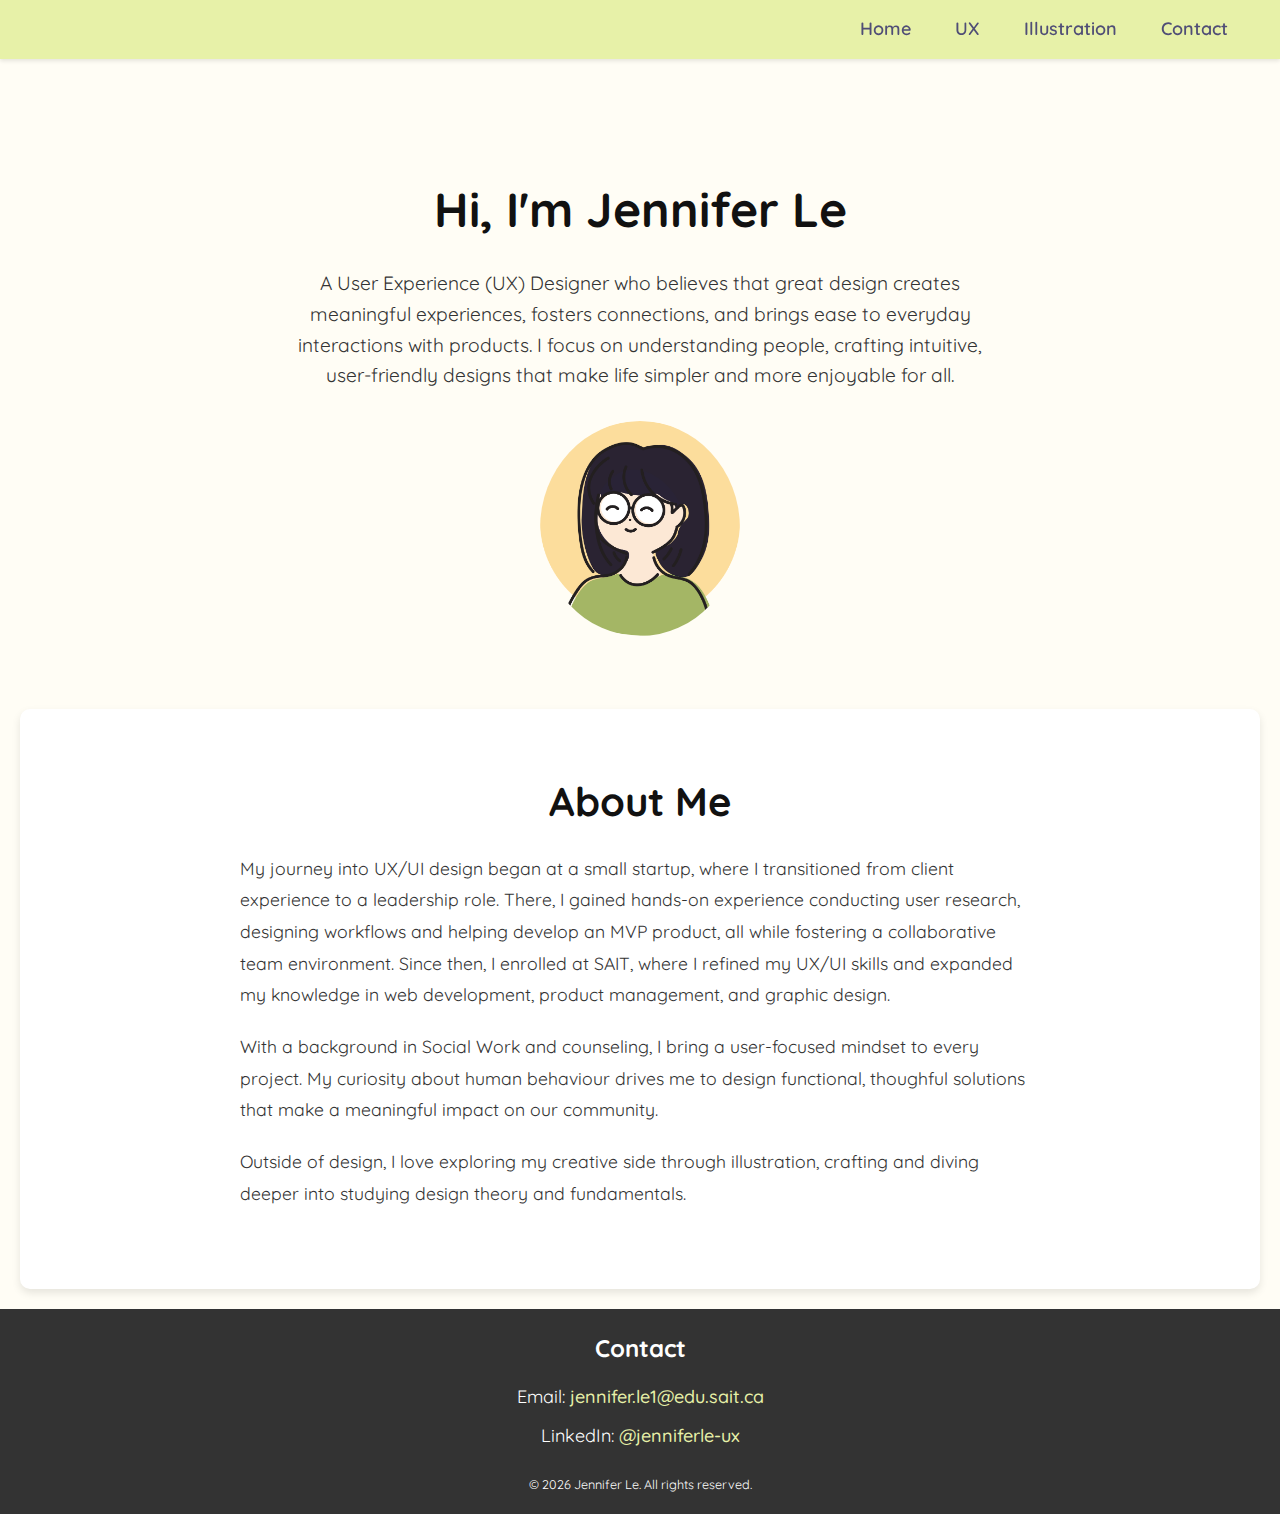
<file: index.html>
<!DOCTYPE html>
<html lang="en">
    <head>
        <meta charset="UTF-8">
        <meta name="viewport" content="width=device-width, initial-scale=1.0">
        <meta http-equiv="X-UA-Compatible" content="ie=edge">
        <title>Jennifer Le - UX/UI Design Portfolio</title>
        <link rel="stylesheet" href="css/styles.css">
        <link rel="icon" href="images/logo_favicon.png" type="image/png">
    </head>
    <body>
        <header>
            <nav>
                <ul class="nav-links">
                    <li><a href="index.html">Home</a></li>
                    <li><a href="ux.html">UX</a></li>
                    <li><a href="illustration.html">Illustration</a></li>
                    <li><a href="contact.html">Contact</a></li>
                </ul>
            </nav>
        </header>

        <main>
            <section id="hero">
                <h1>Hi, I'm Jennifer Le </h1>
                <p id="hero_text">A User Experience (UX) Designer who believes that great design creates meaningful experiences, fosters connections, and brings ease to everyday interactions with products. I focus on understanding people, crafting intuitive, user-friendly designs that make life simpler and more enjoyable for all.</p>
                <img id="hero-image" src ="images/self-drawing.png" alt="A self illustration of Jennifer Le">
            </section>

            <section id="about">
                <h2>About Me</h2>

                <p>My journey into UX/UI design began at a small startup, where I transitioned from client experience to a leadership role. There, I gained hands-on experience conducting user research, designing workflows and helping develop an MVP product, all while fostering a collaborative team environment. Since then, I enrolled at SAIT, where I refined my UX/UI skills and expanded my knowledge in web development, product management, and graphic design.</p>
                <p>With a background in Social Work and counseling, I bring a user-focused mindset to every project. My curiosity about human behaviour drives me to design functional, thoughful solutions that make a meaningful impact on our community.</p>
                <p>Outside of design, I love exploring my creative side through illustration, crafting and diving deeper into studying design theory and fundamentals.</p>
        </section>
        </main>

        <footer id="footer">
            <h3>Contact</h3>
            <ul>
                <li>Email: <a href="mailto:jennifer.le1@edu.sait.ca">jennifer.le1@edu.sait.ca</a></li>
                <li>LinkedIn: <a href="https://www.linkedin.com/in/jenniferle-ux" target="_blank">@jenniferle-ux</a></li>
            </ul>
            <p>&copy; <span id="currentYear"></span> Jennifer Le. All rights reserved.</p>
        </footer>
        <script src="portfolio.js"></script>
    </body>
</html>
</file>
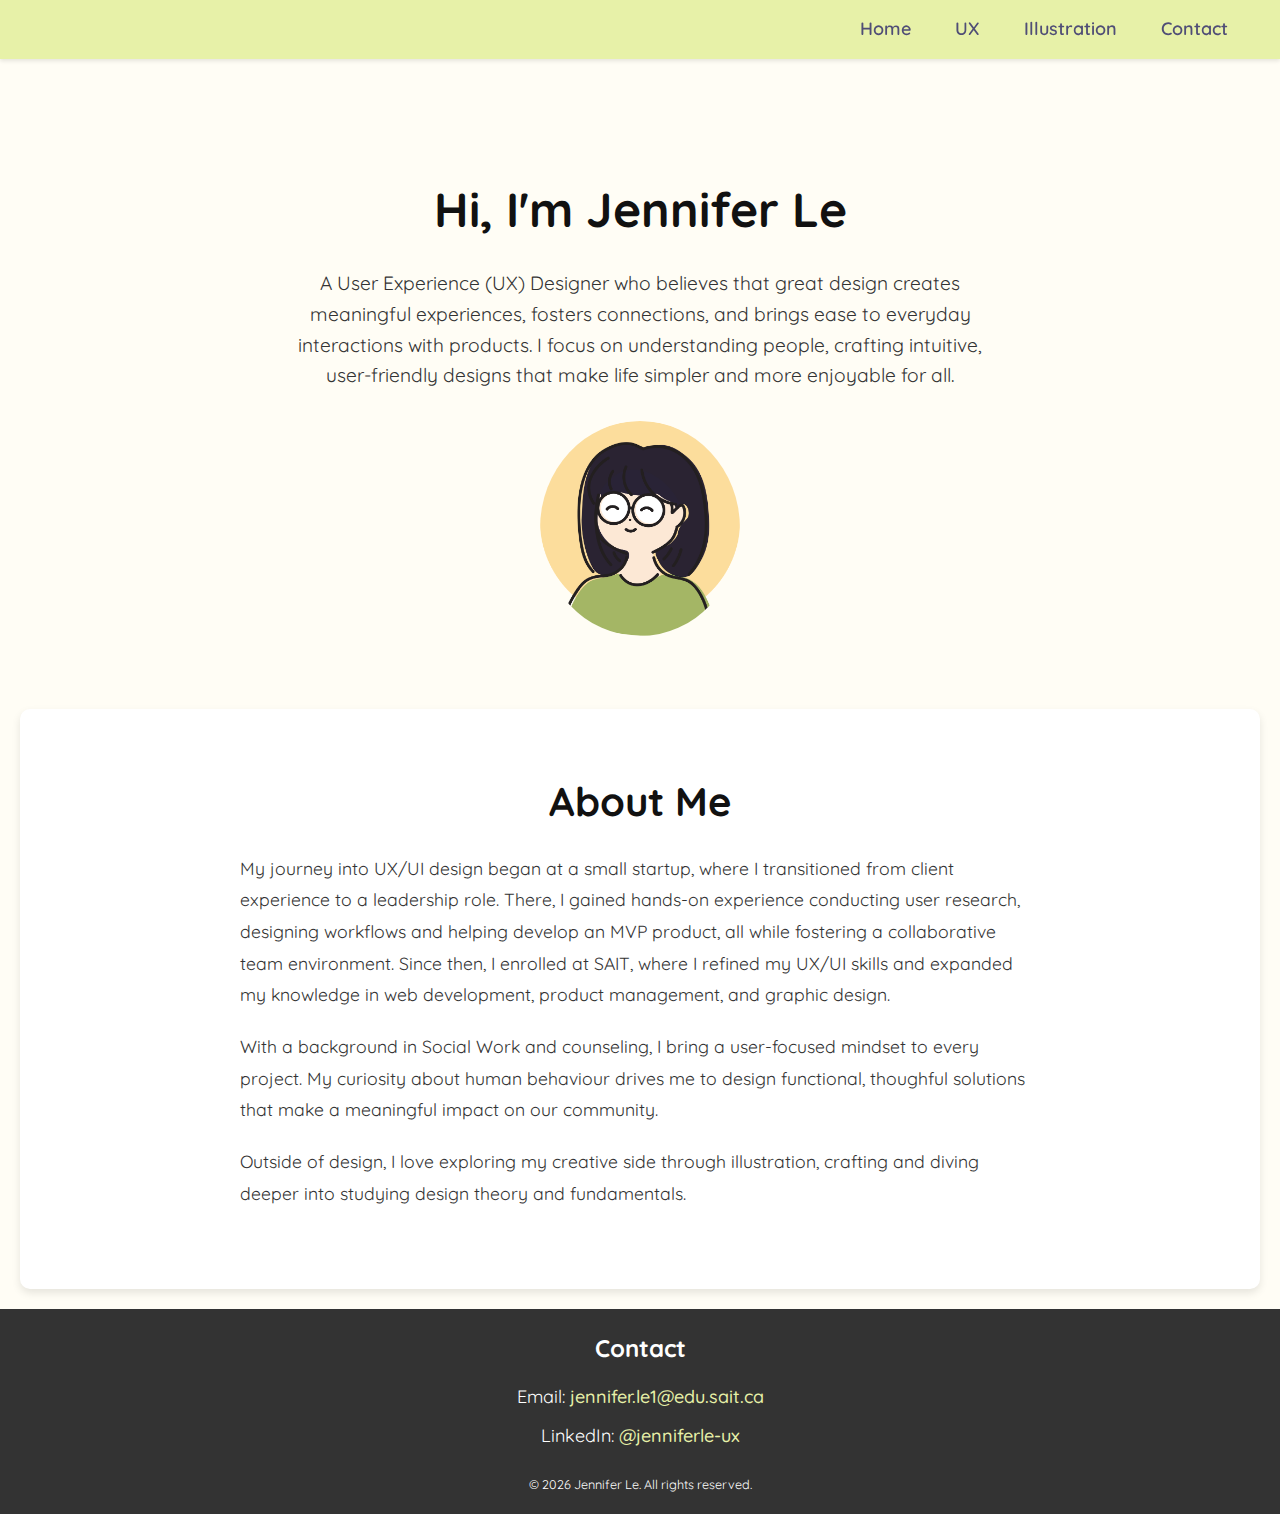
<file: html/index.html>
<!DOCTYPE html>
<html lang="en">
    <head>
        <meta charset="UTF-8">
        <meta name="viewport" content="width=device-width, initial-scale=1.0">
        <meta http-equiv="X-UA-Compatible" content="ie=edge">
        <title>Jennifer Le - UX/UI Design Portfolio</title>
        <link rel="stylesheet" href="/css/styles.css">
        <link rel="icon" href="/images/logo_favicon.png" type="image/png">
    </head>
    <body>
        <header>
            <nav>
                <ul class="nav-links">
                    <li><a href="index.html">Home</a></li>
                    <li><a href="ux.html">UX</a></li>
                    <li><a href="illustration.html">Illustration</a></li>
                    <li><a href="contact.html">Contact</a></li>
                </ul>
            </nav>
        </header>

        <main>
            <section id="hero">
                <h1>Hi, I'm Jennifer Le </h1>
                <p id="hero_text">A User Experience (UX) Designer who believes that great design creates meaningful experiences, fosters connections, and brings ease to everyday interactions with products. I focus on understanding people, crafting intuitive, user-friendly designs that make life simpler and more enjoyable for all.</p>
                <img id="hero-image" src ="/images/self-drawing.png" alt="A self illustration of Jennifer Le">
            </section>

            <section id="about">
                <h2>About Me</h2>

                <p>My journey into UX/UI design began at a small startup, where I transitioned from client experience to a leadership role. There, I gained hands-on experience conducting user research, designing workflows and helping develop an MVP product, all while fostering a collaborative team environment. Since then, I enrolled at SAIT, where I refined my UX/UI skills and expanded my knowledge in web development, product management, and graphic design.</p>
                <p>With a background in Social Work and counseling, I bring a user-focused mindset to every project. My curiosity about human behaviour drives me to design functional, thoughful solutions that make a meaningful impact on our community.</p>
                <p>Outside of design, I love exploring my creative side through illustration, crafting and diving deeper into studying design theory and fundamentals.</p>
        </section>
        </main>

        <footer id="footer">
            <h3>Contact</h3>
            <ul>
                <li>Email: <a href="mailto:jennifer.le1@edu.sait.ca">jennifer.le1@edu.sait.ca</a></li>
                <li>LinkedIn: <a href="https://www.linkedin.com/in/jenniferle-ux" target="_blank">@jenniferle-ux</a></li>
            </ul>
            <p>&copy; <span id="currentYear"></span> Jennifer Le. All rights reserved.</p>
        </footer>
        <script src="/portfolio.js"></script>
    </body>
</html>
</file>
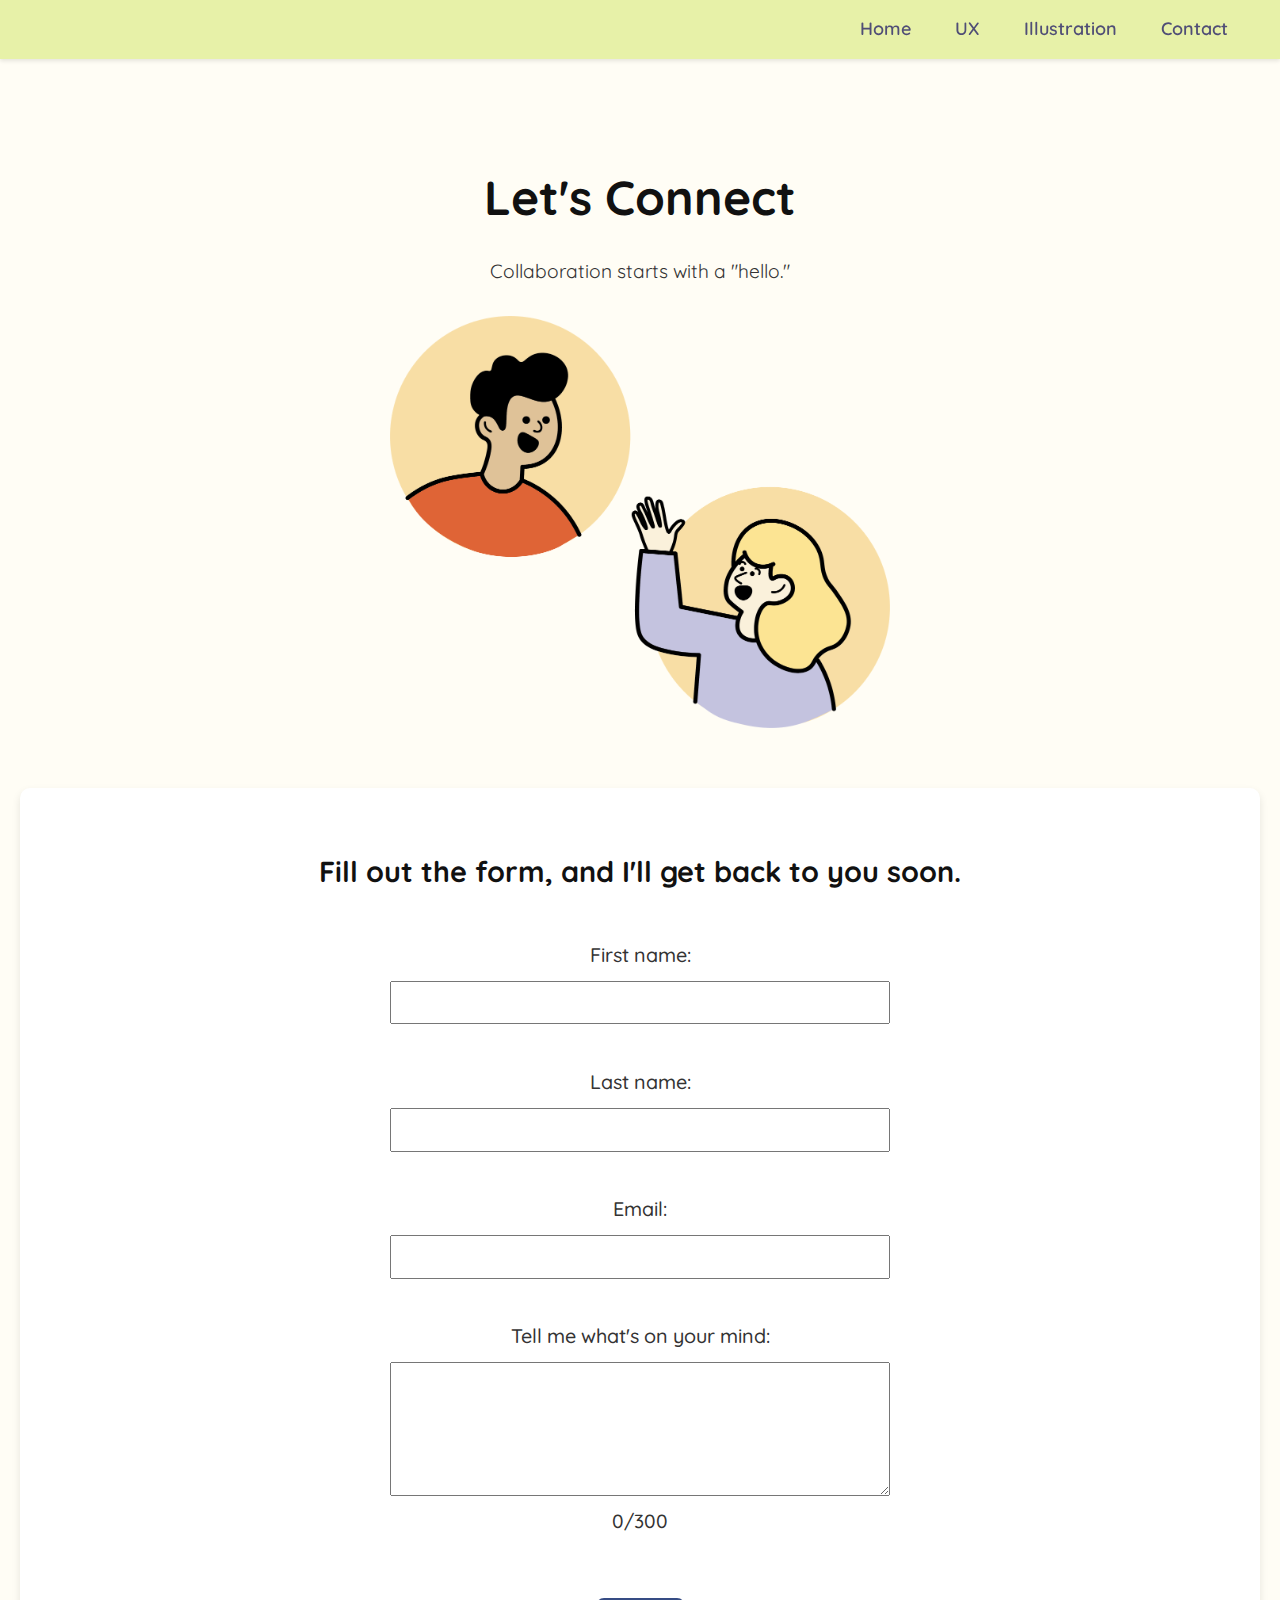
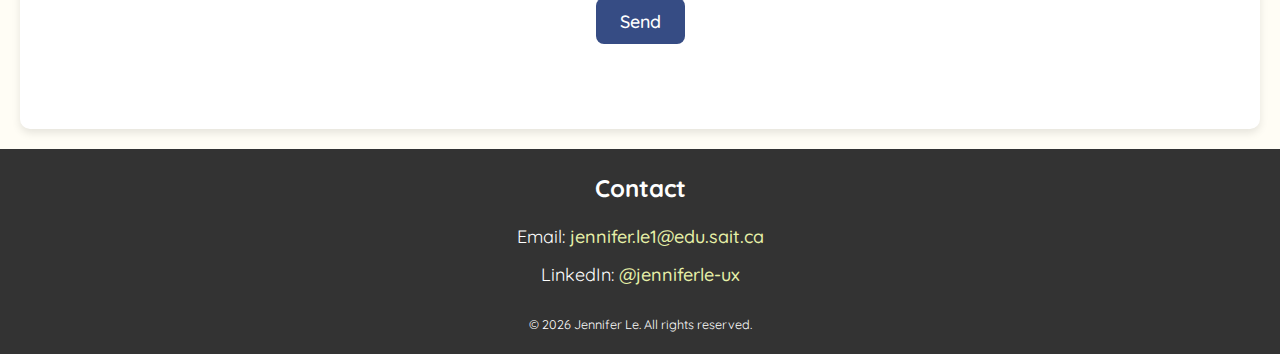
<file: contact.html>
<!DOCTYPE html>
<html lang="en">
    <head>
        <meta charset="UTF-8">
        <meta name="viewport" content="width=device-width, initial-scale=1.0">
        <meta http-equiv="X-UA-Compatible" content="ie=edge">
        <title>Jennifer Le - UX/UI Design Portfolio</title>
        <link rel="stylesheet" href="css/styles.css">
        <link rel="icon" href="images/logo_favicon.png" type="image/png">
    </head>
    <body>
        <header>
            <nav>
                <ul class="nav-links">
                    <li><a href="index.html">Home</a></li>
                    <li><a href="ux.html">UX</a></li>
                    <li><a href="illustration.html">Illustration</a></li>
                    <li><a href="contact.html">Contact</a></li>
                </ul>
            </nav>
        </header>

        <main>
            <section id="intro">
                <h1>Let's Connect</h1>
                <p>Collaboration starts with a "hello."</p>
                <img src="images/wave-hello.png" alt="Illustration of two people interacting with each other - one person waves hello while the other person smiles back at them">
            </section>

            <section id="contact">
                <h2>Fill out the form, and I'll get back to you soon.</h2>
                
                <form id="contact_form" action="">
                    <label for="fname">First name:</label>
                    <input class="contact_info_input" type="text" id="fname" name="fname" required><br>
                    
                    <label for="lname">Last name:</label>
                    <input class="contact_info_input" type="text" id="lname" name="lname" required><br>
                    
                    <label for="email">Email:</label>
                    <input class="contact_info_input" type="email" id="email" name="email" required>
                    <p id="error" class="error-message" style="display: none;">Please enter a valid email address.</p><br>
                    
                    <label for="message">Tell me what's on your mind:</label>
                    <textarea id="message" name="message" rows="5" cols="50" maxlength="300"></textarea>
                    <p id="charCount">0/300</p><br>
                    
                    <button id="submitButton" type="submit">Send</button>
                </form>
            </section>
        </main>

        <footer id="footer">
            <h3>Contact</h3>
            <ul>
                <li>Email: <a href="mailto:jennifer.le1@edu.sait.ca">jennifer.le1@edu.sait.ca</a></li>
                <li>LinkedIn: <a href="https://www.linkedin.com/in/jenniferle-ux" target="_blank">@jenniferle-ux</a></li>
            </ul>
            <p>&copy; <span id="currentYear"></span> Jennifer Le. All rights reserved.</p>
        </footer>
        <script src="portfolio.js"></script>
    </body>
</html>
</file>
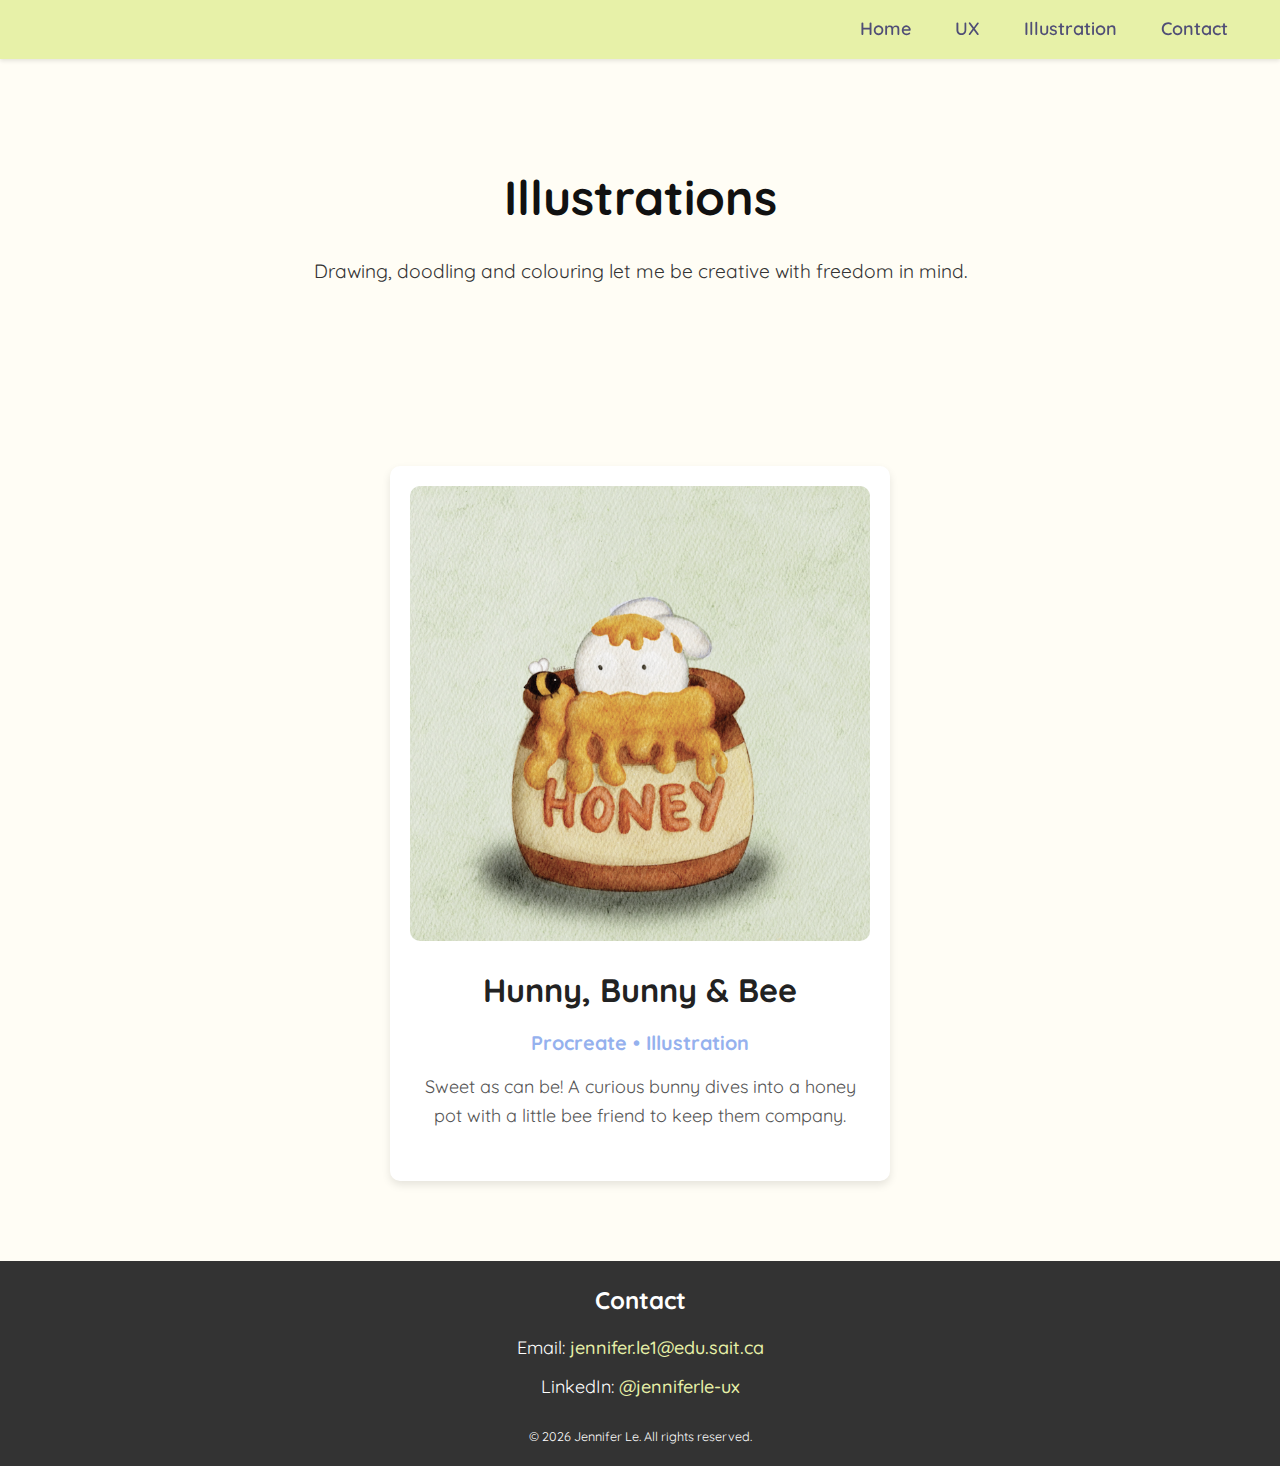
<file: illustration.html>
<!DOCTYPE html>
<html lang="en">
    <head>
        <meta charset="UTF-8">
        <meta name="viewport" content="width=device-width, initial-scale=1.0">
        <meta http-equiv="X-UA-Compatible" content="ie=edge">
        <title>Jennifer Le - UX/UI Design Portfolio</title>
        <link rel="stylesheet" href="css/styles.css">
        <link rel="icon" href="images/logo_favicon.png" type="image/png">
    </head>
    <body>
        <header>
            <nav>
                <ul class="nav-links">
                    <li><a href="index.html">Home</a></li>
                    <li><a href="ux.html">UX</a></li>
                    <li><a href="illustration.html">Illustration</a></li>
                    <li><a href="contact.html">Contact</a></li>
                </ul>
            </nav>
        </header>

        <main>
            <section id="intro">
                <h1>Illustrations</h1>
                <p>Drawing, doodling and colouring let me be creative with freedom in mind.</p></p>
            </section>

            <section id="illustration">
                <article class="illustration-item">
                    <img src="images/illustration.png" alt="Illustration of a bunny in a jar of hunny and a bee beside the bunny">
                    <h2>Hunny, Bunny & Bee</h2>
                    <h3>Procreate • Illustration</h3>
                    <p>Sweet as can be! A curious bunny dives into a honey pot with a little bee friend to keep them company.</p>
                </div>
            </section>
        </main>

        <footer id="footer">
            <h3>Contact</h3>
            <ul>
                <li>Email: <a href="mailto:jennifer.le1@edu.sait.ca">jennifer.le1@edu.sait.ca</a></li>
                <li>LinkedIn: <a href="https://www.linkedin.com/in/jenniferle-ux" target="_blank">@jenniferle-ux</a></li>
            </ul>
            <p id="rights-reserved">&copy; <span id="currentYear"></span> Jennifer Le. All rights reserved.</p>
        </footer>
        <script src="portfolio.js"></script>
    </body>
</html>
</file>
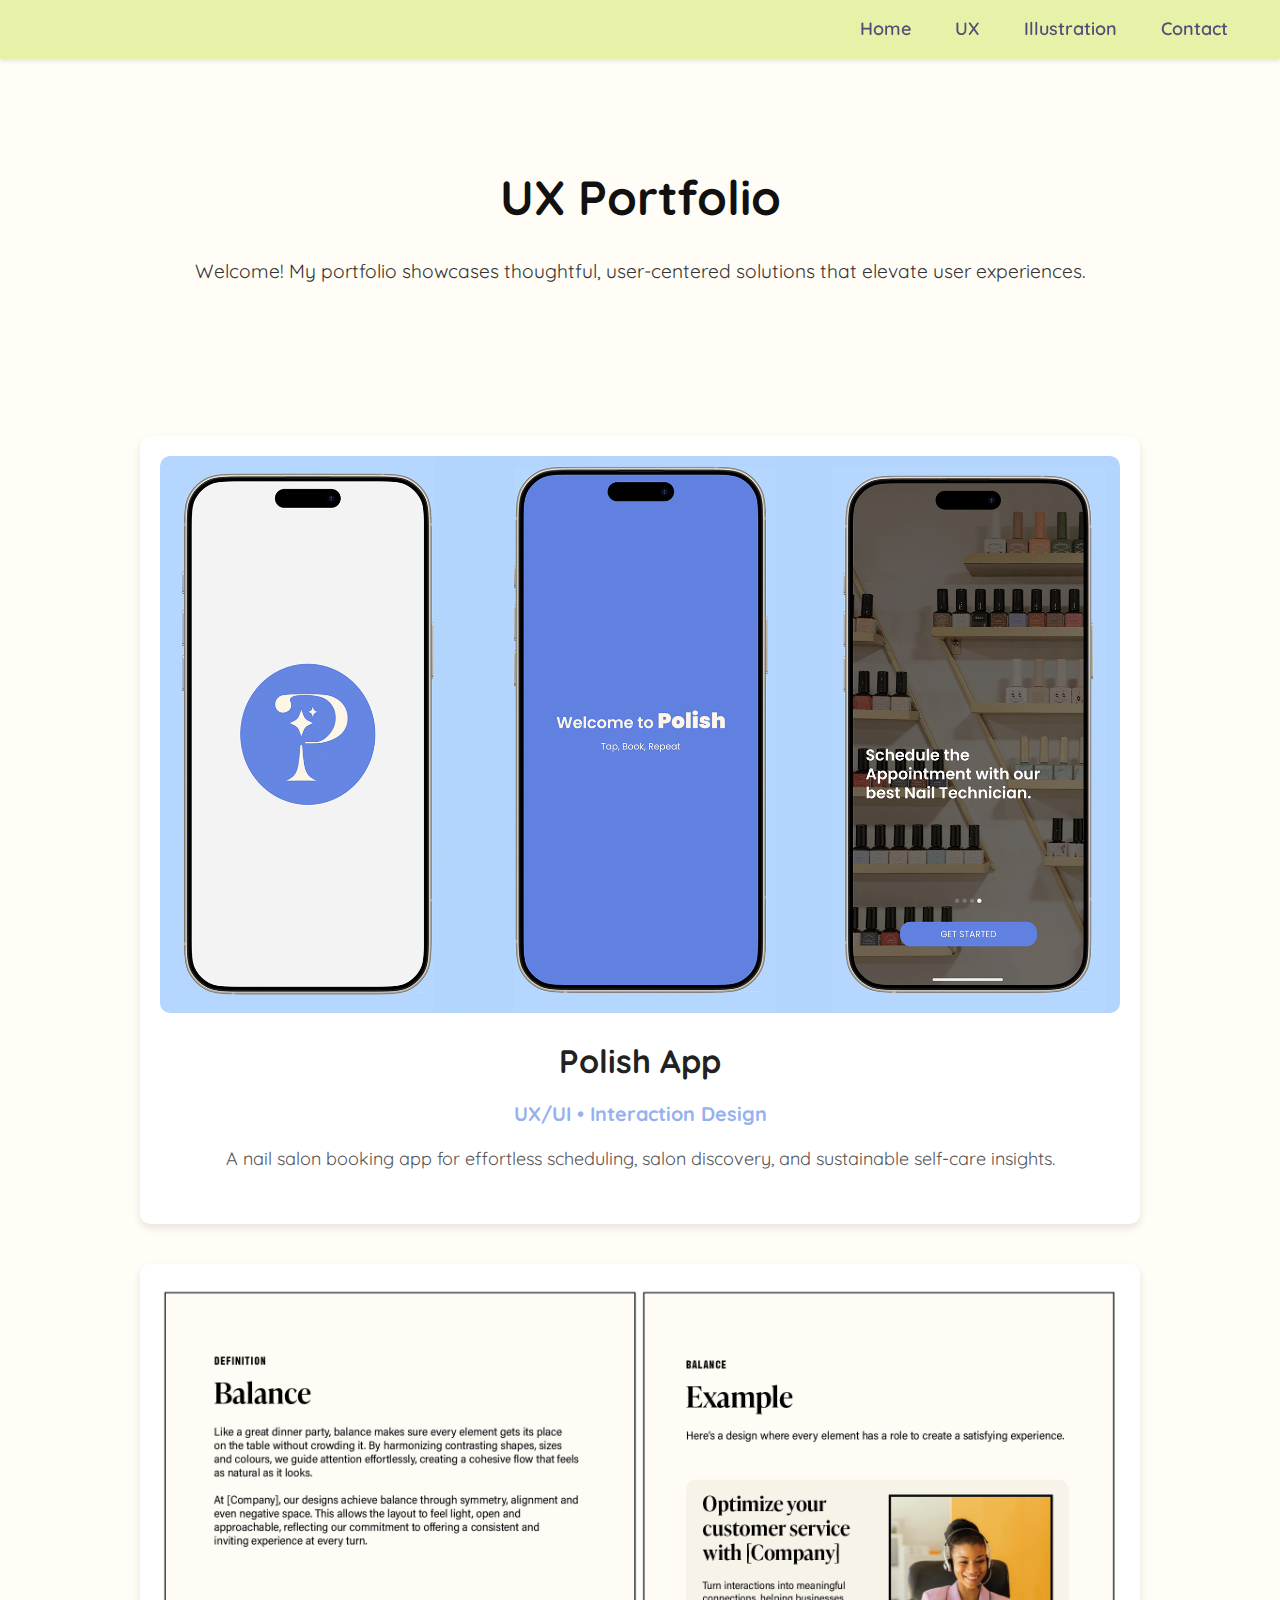
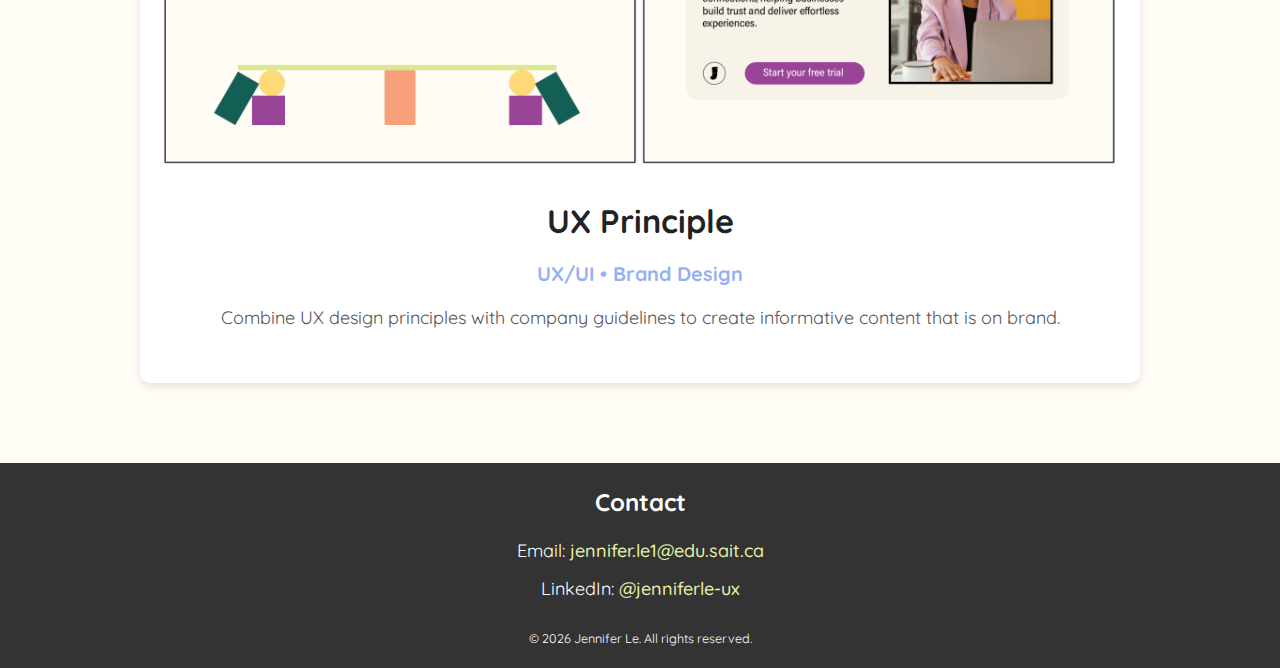
<file: ux.html>
<!DOCTYPE html>
<html lang="en">
    <head>
        <meta charset="UTF-8">
        <meta name="viewport" content="width=device-width, initial-scale=1.0">
        <meta http-equiv="X-UA-Compatible" content="ie=edge">
        <title>Jennifer Le - UX/UI Design Portfolio</title>
        <link rel="stylesheet" href="css/styles.css">
        <link rel="icon" href="/images/logo_favicon.png" type="image/png">
    </head>
    <body>
        <header>
            <nav>
                <ul class="nav-links">
                    <li><a href="index.html">Home</a></li>
                    <li><a href="ux.html">UX</a></li>
                    <li><a href="illustration.html">Illustration</a></li>
                    <li><a href="contact.html">Contact</a></li>
                </ul>
            </nav>
        </header>

        <main>
            <section id="intro">
                <h1>UX Portfolio</h1>
                <p>Welcome! My portfolio showcases thoughtful, user-centered solutions that elevate user experiences.</p>
            </section>

            <section id="portfolio">
                <article class="portfolio-item">
                    <img src="images/polish.png" alt="Polish app interface mockup">
                    <h2>Polish App</h2>
                    <h3>UX/UI • Interaction Design</h3>
                    <p>A nail salon booking app for effortless scheduling, salon discovery, and sustainable self-care insights.</p>
                </article>

                <article class="portfolio-item">
                    <img src="images/ux-design-balance.png" alt="Describe the term balance based on the context of ux design principles">
                    <h2>UX Principle</h2>
                    <h3>UX/UI • Brand Design</h3>
                    <p>Combine UX design principles with company guidelines to create informative content that is on brand.</p>
                </article>
            </section>
        </main>

        <footer id="footer">
            <h3>Contact</h3>
            <ul>
                <li>Email: <a href="mailto:jennifer.le1@edu.sait.ca">jennifer.le1@edu.sait.ca</a></li>
                <li>LinkedIn: <a href="https://www.linkedin.com/in/jenniferle-ux" target="_blank">@jenniferle-ux</a></li>
            </ul>
            <p>&copy; <span id="currentYear"></span> Jennifer Le. All rights reserved.</p>
        </footer>
        <script src="portfolio.js"></script>
    </body>
</html>
</file>
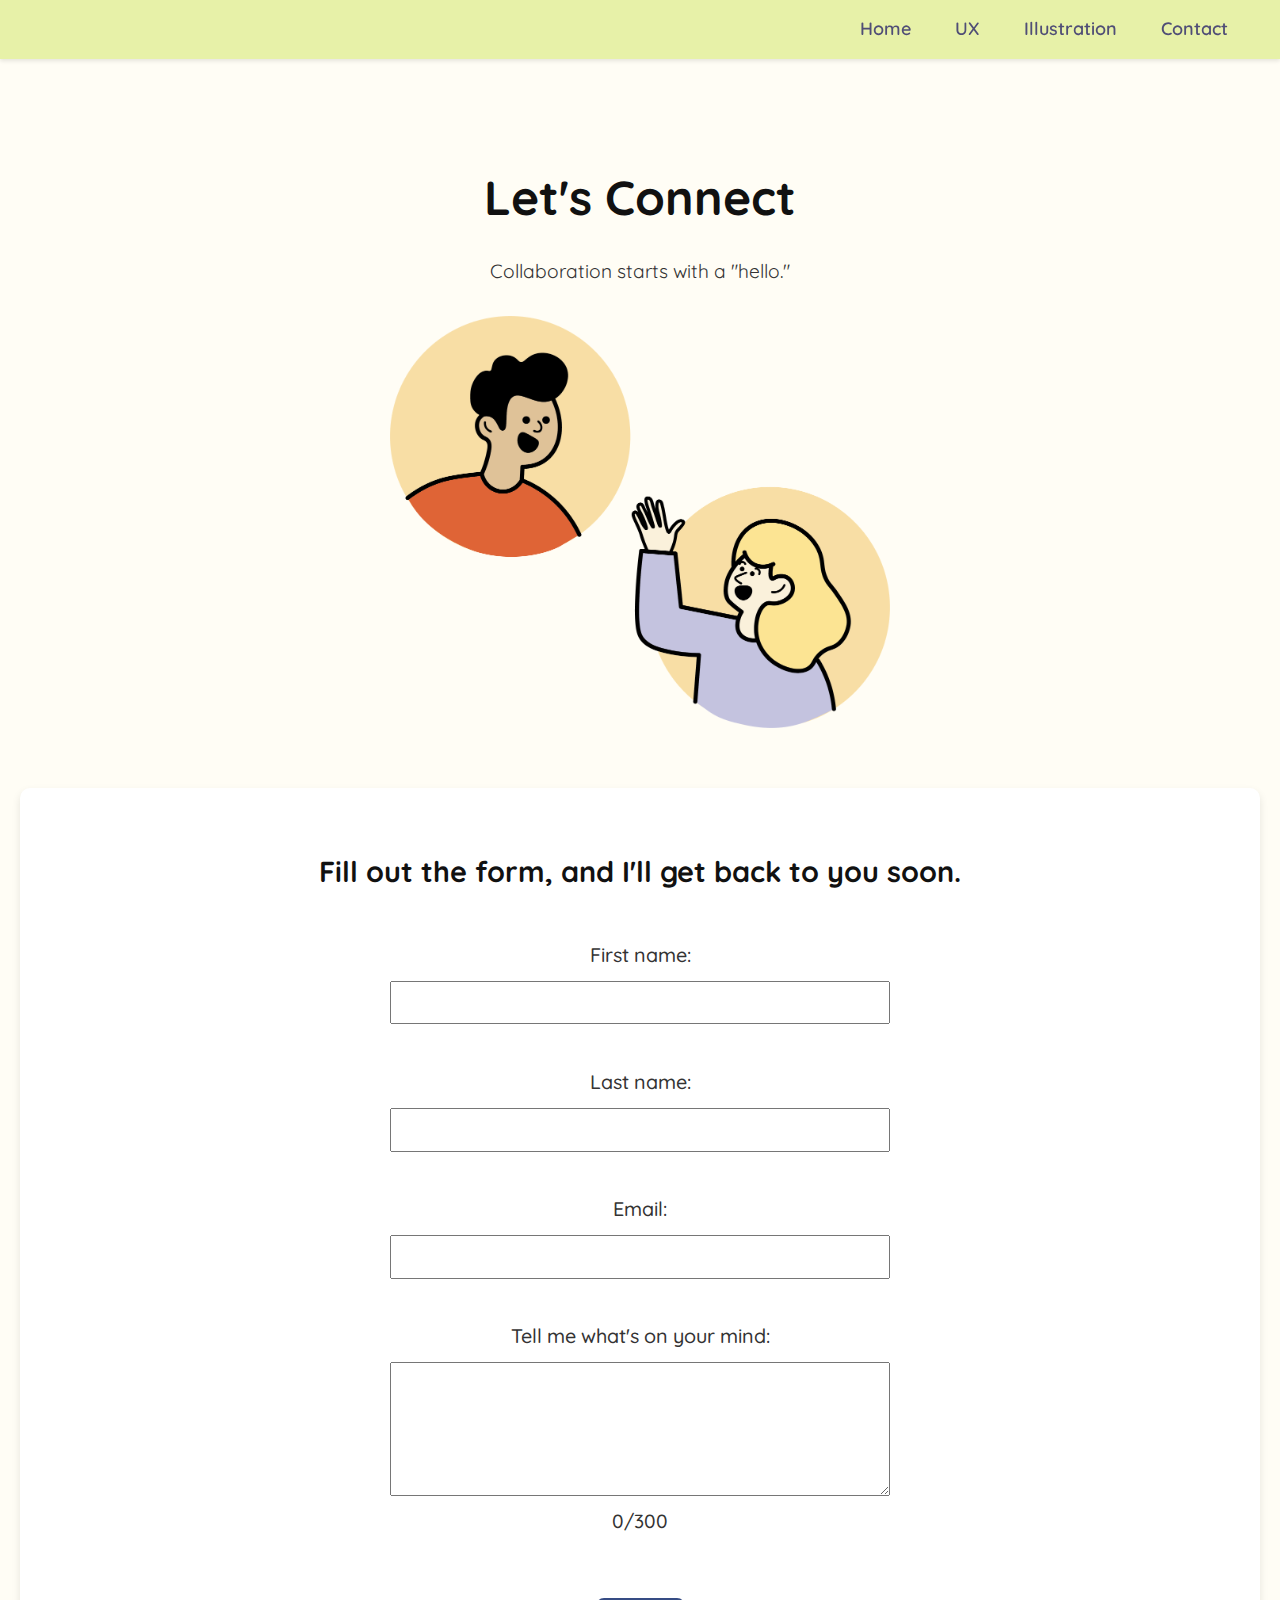
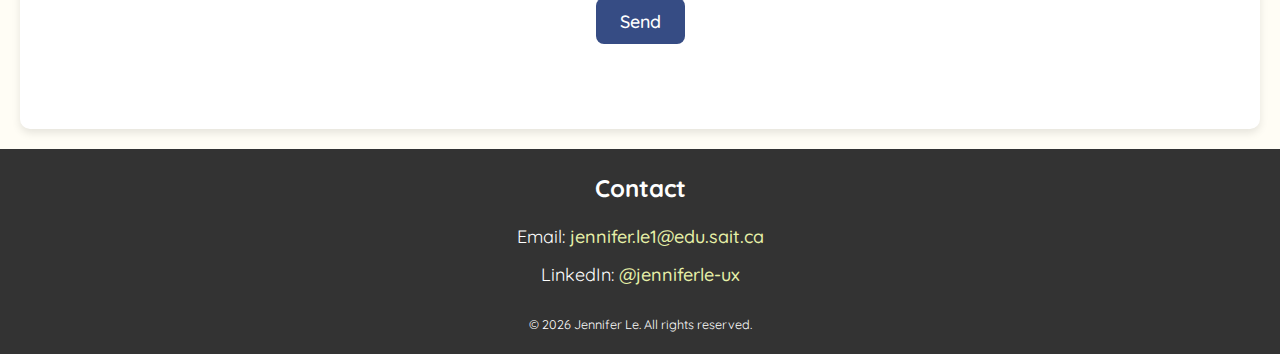
<file: html/contact.html>
<!DOCTYPE html>
<html lang="en">
    <head>
        <meta charset="UTF-8">
        <meta name="viewport" content="width=device-width, initial-scale=1.0">
        <meta http-equiv="X-UA-Compatible" content="ie=edge">
        <title>Jennifer Le - UX/UI Design Portfolio</title>
        <link rel="stylesheet" href="/css/styles.css">
        <link rel="icon" href="/images/logo_favicon.png" type="image/png">
    </head>
    <body>
        <header>
            <nav>
                <ul class="nav-links">
                    <li><a href="index.html">Home</a></li>
                    <li><a href="ux.html">UX</a></li>
                    <li><a href="illustration.html">Illustration</a></li>
                    <li><a href="contact.html">Contact</a></li>
                </ul>
            </nav>
        </header>

        <main>
            <section id="intro">
                <h1>Let's Connect</h1>
                <p>Collaboration starts with a "hello."</p>
                <img src="/images/wave-hello.png" alt="Illustration of two people interacting with each other - one person waves hello while the other person smiles back at them">
            </section>

            <section id="contact">
                <h2>Fill out the form, and I'll get back to you soon.</h2>
                
                <form id="contact_form" action="">
                    <label for="fname">First name:</label>
                    <input class="contact_info_input" type="text" id="fname" name="fname" required><br>
                    
                    <label for="lname">Last name:</label>
                    <input class="contact_info_input" type="text" id="lname" name="lname" required><br>
                    
                    <label for="email">Email:</label>
                    <input class="contact_info_input" type="email" id="email" name="email" required>
                    <p id="error" class="error-message" style="display: none;">Please enter a valid email address.</p><br>
                    
                    <label for="message">Tell me what's on your mind:</label>
                    <textarea id="message" name="message" rows="5" cols="50" maxlength="300"></textarea>
                    <p id="charCount">0/300</p><br>
                    
                    <button id="submitButton" type="submit">Send</button>
                </form>
            </section>
        </main>

        <footer id="footer">
            <h3>Contact</h3>
            <ul>
                <li>Email: <a href="mailto:jennifer.le1@edu.sait.ca">jennifer.le1@edu.sait.ca</a></li>
                <li>LinkedIn: <a href="https://www.linkedin.com/in/jenniferle-ux" target="_blank">@jenniferle-ux</a></li>
            </ul>
            <p>&copy; <span id="currentYear"></span> Jennifer Le. All rights reserved.</p>
        </footer>
        <script src="/portfolio.js"></script>
    </body>
</html>
</file>
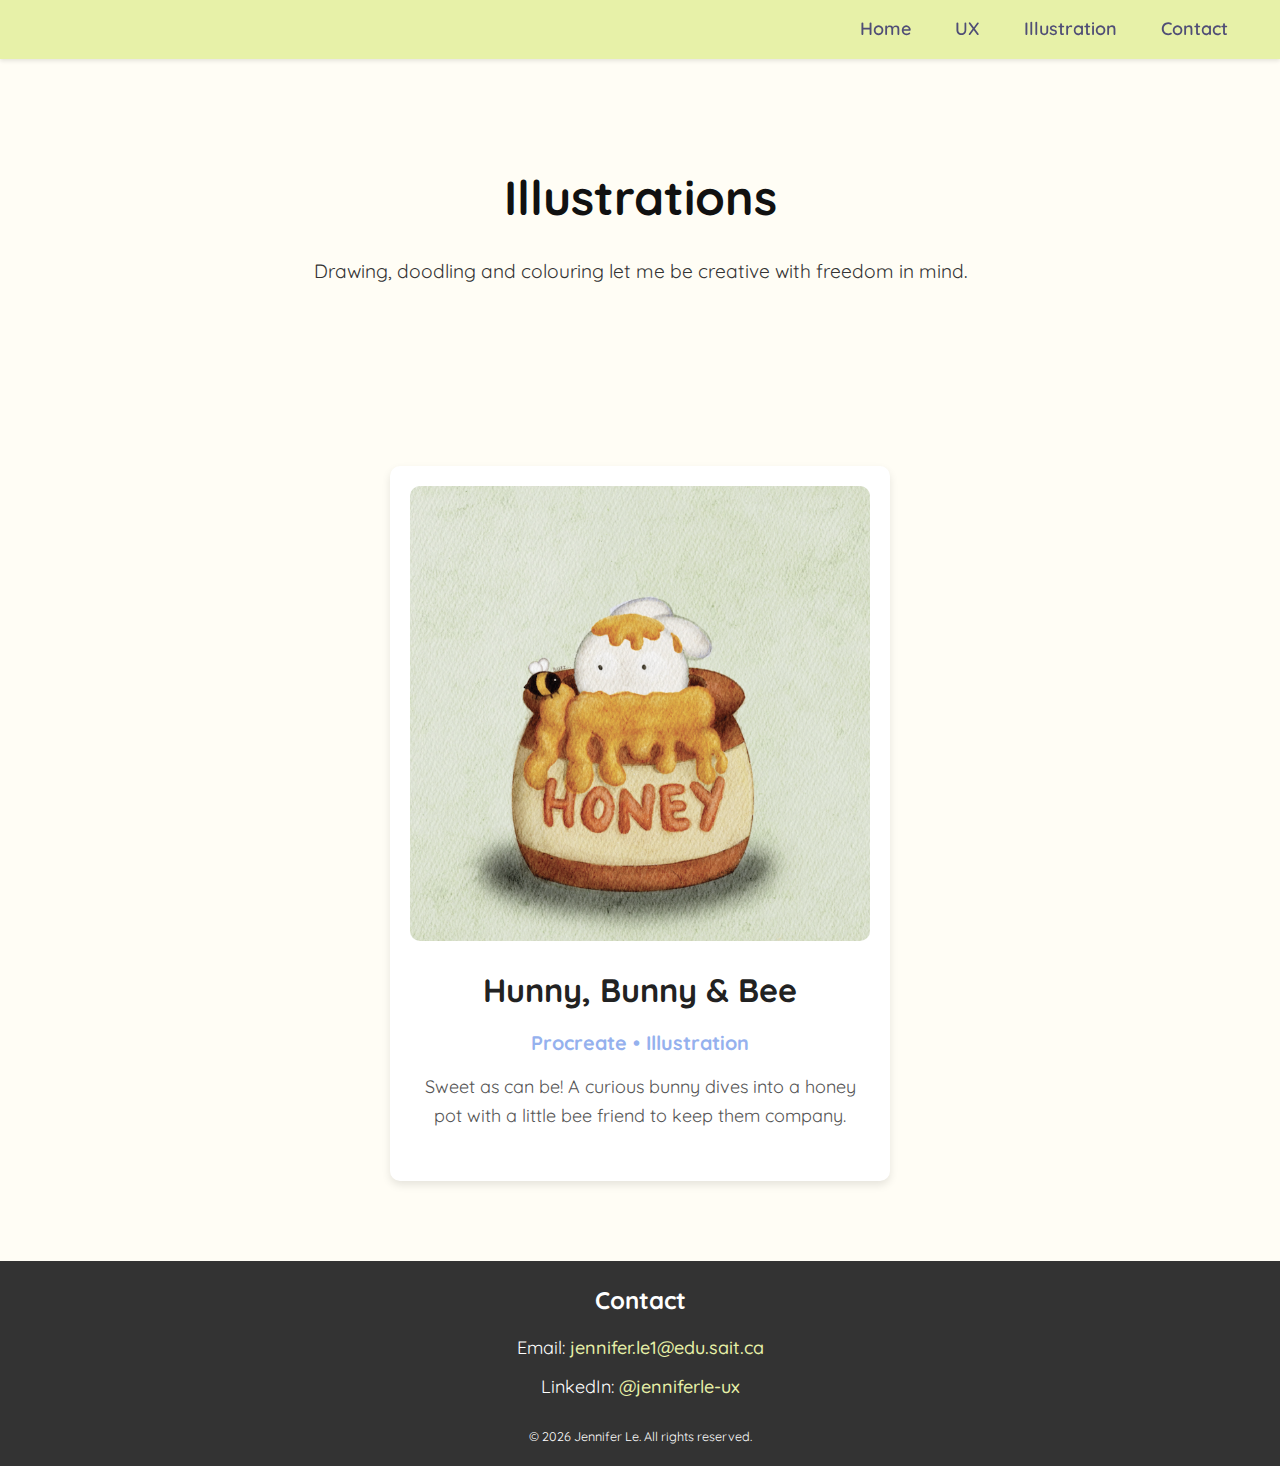
<file: html/illustration.html>
<!DOCTYPE html>
<html lang="en">
    <head>
        <meta charset="UTF-8">
        <meta name="viewport" content="width=device-width, initial-scale=1.0">
        <meta http-equiv="X-UA-Compatible" content="ie=edge">
        <title>Jennifer Le - UX/UI Design Portfolio</title>
        <link rel="stylesheet" href="/css/styles.css">
        <link rel="icon" href="/images/logo_favicon.png" type="image/png">
    </head>
    <body>
        <header>
            <nav>
                <ul class="nav-links">
                    <li><a href="index.html">Home</a></li>
                    <li><a href="ux.html">UX</a></li>
                    <li><a href="illustration.html">Illustration</a></li>
                    <li><a href="contact.html">Contact</a></li>
                </ul>
            </nav>
        </header>

        <main>
            <section id="intro">
                <h1>Illustrations</h1>
                <p>Drawing, doodling and colouring let me be creative with freedom in mind.</p></p>
            </section>

            <section id="illustration">
                <article class="illustration-item">
                    <img src="/images/illustration.png" alt="Illustration of a bunny in a jar of hunny and a bee beside the bunny">
                    <h2>Hunny, Bunny & Bee</h2>
                    <h3>Procreate • Illustration</h3>
                    <p>Sweet as can be! A curious bunny dives into a honey pot with a little bee friend to keep them company.</p>
                </div>
            </section>
        </main>

        <footer id="footer">
            <h3>Contact</h3>
            <ul>
                <li>Email: <a href="mailto:jennifer.le1@edu.sait.ca">jennifer.le1@edu.sait.ca</a></li>
                <li>LinkedIn: <a href="https://www.linkedin.com/in/jenniferle-ux" target="_blank">@jenniferle-ux</a></li>
            </ul>
            <p id="rights-reserved">&copy; <span id="currentYear"></span> Jennifer Le. All rights reserved.</p>
        </footer>
        <script src="/portfolio.js"></script>
    </body>
</html>
</file>
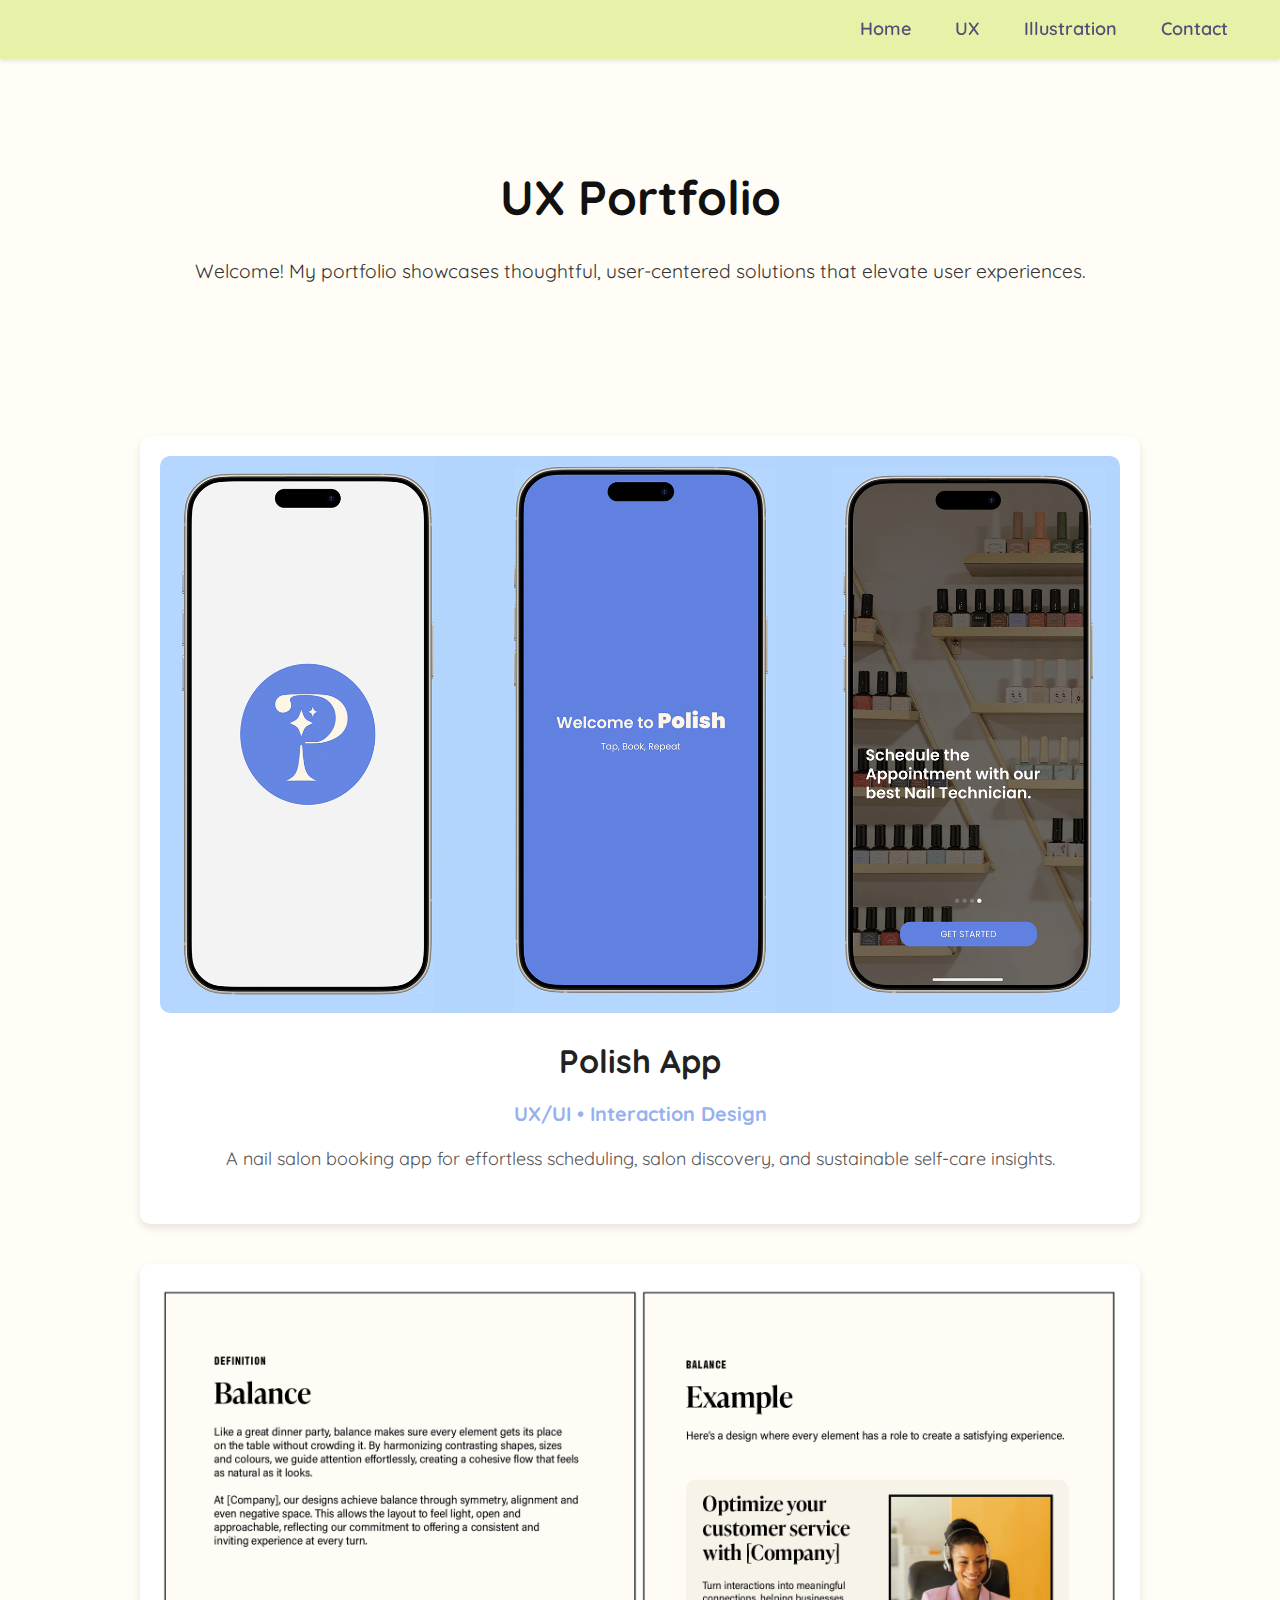
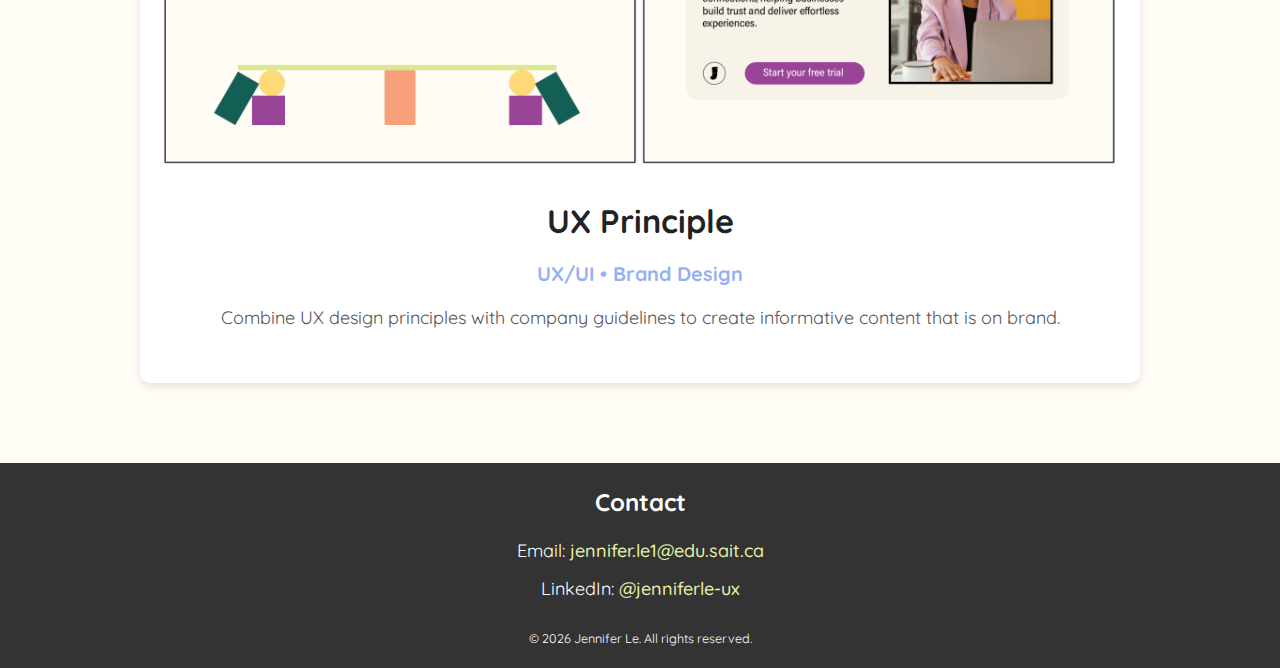
<file: html/ux.html>
<!DOCTYPE html>
<html lang="en">
    <head>
        <meta charset="UTF-8">
        <meta name="viewport" content="width=device-width, initial-scale=1.0">
        <meta http-equiv="X-UA-Compatible" content="ie=edge">
        <title>Jennifer Le - UX/UI Design Portfolio</title>
        <link rel="stylesheet" href="/css/styles.css">
        <link rel="icon" href="/images/logo_favicon.png" type="image/png">
    </head>
    <body>
        <header>
            <nav>
                <ul class="nav-links">
                    <li><a href="index.html">Home</a></li>
                    <li><a href="ux.html">UX</a></li>
                    <li><a href="illustration.html">Illustration</a></li>
                    <li><a href="contact.html">Contact</a></li>
                </ul>
            </nav>
        </header>

        <main>
            <section id="intro">
                <h1>UX Portfolio</h1>
                <p>Welcome! My portfolio showcases thoughtful, user-centered solutions that elevate user experiences.</p>
            </section>

            <section id="portfolio">
                <article class="portfolio-item">
                    <img src="/images/polish.png" alt="Polish app interface mockup">
                    <h2>Polish App</h2>
                    <h3>UX/UI • Interaction Design</h3>
                    <p>A nail salon booking app for effortless scheduling, salon discovery, and sustainable self-care insights.</p>
                </article>

                <article class="portfolio-item">
                    <img src="/images/ux-design-balance.png" alt="Describe the term balance based on the context of ux design principles">
                    <h2>UX Principle</h2>
                    <h3>UX/UI • Brand Design</h3>
                    <p>Combine UX design principles with company guidelines to create informative content that is on brand.</p>
                </article>
            </section>
        </main>

        <footer id="footer">
            <h3>Contact</h3>
            <ul>
                <li>Email: <a href="mailto:jennifer.le1@edu.sait.ca">jennifer.le1@edu.sait.ca</a></li>
                <li>LinkedIn: <a href="https://www.linkedin.com/in/jenniferle-ux" target="_blank">@jenniferle-ux</a></li>
            </ul>
            <p>&copy; <span id="currentYear"></span> Jennifer Le. All rights reserved.</p>
        </footer>
        <script src="/portfolio.js"></script>
    </body>
</html>
</file>
<file: css/styles.css>
@import url('https://fonts.googleapis.com/css2?family=Quicksand:wght@300;400;500;600;700&display=swap');

* {
    margin: 0;
    padding: 0;
    box-sizing: border-box;
}
  
body {
    font-family: 'Quicksand', sans-serif;
    margin: 0;
    padding: 0;
    line-height: 1.6;
    background-color: #FFFDF5;
    color: #333;

    header {
        background-color: #e7f1a8;
        box-shadow: 0 2px 4px rgba(0, 0, 0, 0.1);
        padding: 15px 40px;
        position: sticky;
        top: 0;
        z-index: 1000;

        .nav-links {
            display: flex;
            justify-content: flex-end;
            list-style: none;
            gap: 20px;
        }

        .nav-links a {
            text-decoration: none;
            color: #504e76;
            font-weight: 600;
            padding: 8px 12px;
            transition: color 0.3s ease, background-color 0.3s ease;
        }

        .nav-links a:hover {
            color: white;
            background-color: #364c84;
            border-radius: 10px;
        }
    }

    main {
        max-width: 2100px;
        margin: 0 auto;
        padding: 20px;
        
        #hero {
            display: flex;
            flex-direction: column;
            align-items: center;
            justify-content: center;
            text-align: center;
            height: 70vh;
            background-color: #FFFDF5;
            padding: 20px;
        }

        #intro {
            display: flex;
            flex-direction: column;
            align-items: center;
            justify-content: center;
            text-align: center;
            height: auto;
            background-color: #FFFDF5;
            padding: 60px;
        }

        #intro img {
            max-width: 500px;
            height: auto;
        }

        h1 {
            font-size: 3rem;
            margin: 20px;
            color: #111;
        }

        #hero_text {
            max-width: 700px;
        }
          
        p {
            font-size: 1.2rem;
            margin-bottom: 30px;
        }
          
        #hero img {
            max-width: 200px;
            height: auto;
            border-radius: 50%;
        }

        #about {
            padding: 60px 40px;
            background-color: white;
            border-radius: 10px;
            box-shadow: 0 4px 8px rgba(0, 0, 0, 0.1);
          }
          
        #about h2 {
            font-size: 2.5rem;
            margin-bottom: 20px;
            text-align: center;
            color: #111;
        }
          
        #about p {
            max-width: 800px;
            margin: 0 auto 20px;
            font-size: 1.1rem;
            line-height: 1.8;
            color: #333;
        }

        #portfolio {
            display: flex;
            justify-content: space-evenly;
            align-items: center;
            flex-wrap: wrap;
            gap: 40px;
            margin: 60px;
        }

        .portfolio-item {
            background-color: white;
            border-radius: 10px;
            box-shadow: 0 4px 8px rgba(0, 0, 0, 0.1);
            width: 1000px;
            padding: 20px;
            text-align: center;
        }

        .portfolio-item img {
            width:100%;
            border-radius: 10px;
            margin-bottom: 15px;
        }
        
        .portfolio-item h2 {
            font-size: 1.8em;
            color: #222;
            margin-bottom: 10px;
        }
        
        .portfolio-item h3 {
            font-size: 1.1em;
            color: #95b1ee;
            margin-bottom: 15px;
        }
        
        .portfolio-item p {
            font-size: 1em;
            color: #555;
            text-align: center;
        }

        #illustration {
            display: flex;
            justify-content: space-evenly;
            align-items: center;
            flex-wrap: wrap;
            gap: 40px;
            margin: 60px;
        }

        .illustration-item {
            background-color: white;
            border-radius: 10px;
            box-shadow: 0 4px 8px rgba(0, 0, 0, 0.1);
            width: 500px;
            padding: 20px;
            text-align: center;
        }

        .illustration-item img {
            width:100%;
            height: auto;
            border-radius: 10px;
            margin-bottom: 15px;
        }
        
        .illustration-item h2 {
            font-size: 1.8em;
            color: #222;
            margin-bottom: 10px;
        }
        
        .illustration-item h3 {
            font-size: 1.1em;
            color: #95b1ee;
            margin-bottom: 15px;
        }
        
        .illustration-item p {
            font-size: 1em;
            color: #555;
            text-align: center;
        }

        #contact {
            padding: 60px 40px;
            background-color: white;
            border-radius: 10px;
            box-shadow: 0 4px 8px rgba(0, 0, 0, 0.1);
          }
          
        #contact h2 {
            font-size: 1.8rem;
            margin-bottom: 20px;
            text-align: center;
            color: #111;
        }
          
        #contact_form {
            display: flex;
            flex-direction: column;
            align-items: center;
            padding: 25px;
            font-weight: 500;
            font-size: 1.1em;
        }

        .contact_info_input, #message {
            width: 100%;
            max-width: 500px; 
            margin: 10px auto;
            font-family: Arial, Helvetica, sans-serif;
            font-size: 1em;
            padding: 8.4px;
        }

        button {
            background-color: #364c84;
            color: #fff;
            border: none;
            padding: 12px 24px;
            cursor: pointer;
            font-size: 0.9em;
            border-radius: 8px;
            font-weight: 550;
            font-family: 'Quicksand', sans-serif;
        }

        button:hover {
            background-color: #95b1ee;
        }

    }

    #footer {
        background-color: #333;
        color: white;
        padding: 20px 40px;
        text-align: center;
      }
      
    #footer h3 {
        margin-bottom: 15px;
        font-size: 1.5rem;
    }
      
    #footer ul {
        list-style: none;
        padding: 0;
    }
      
    #footer li {
        margin: 10px 0;
    }
      
    #footer a {
        text-decoration: none;
        color: #e7f1a8;
        font-weight: 500;
        transition: color 0.3s ease;
    }
      
    #footer a:hover {
        color: #95b1ee;
    }

    footer p {
        font-size: 0.7em;
        margin-top: 2%;
    }
}
      

@media (max-width: 480px) {
    h1 {
        font-size: 1.8rem;
    }

    .nav-links {
        font-size: 0.9rem;
    }

    p {
        font-size: 0.9rem;
    }
}

@media (max-width: 768px) {
    body {
        font-size: 14px;
    }

    header {
        padding: 10px 20px;
    }

    .nav-links {
        flex-direction: column;
        gap: 10px;
    }

    h1 {
        font-size: 2rem;
    }

    p {
        font-size: 1rem;
        padding: 0 10px;
    }
}

@media (min-width: 1200px) {
    body {
        font-size: 18px;
    }

    #contact_form {
        width: 50%;
        margin: 0 auto;
    }
}

@media (min-width: 1600px) {
    main {
        max-width: 1400px;
    }
}
</file>
